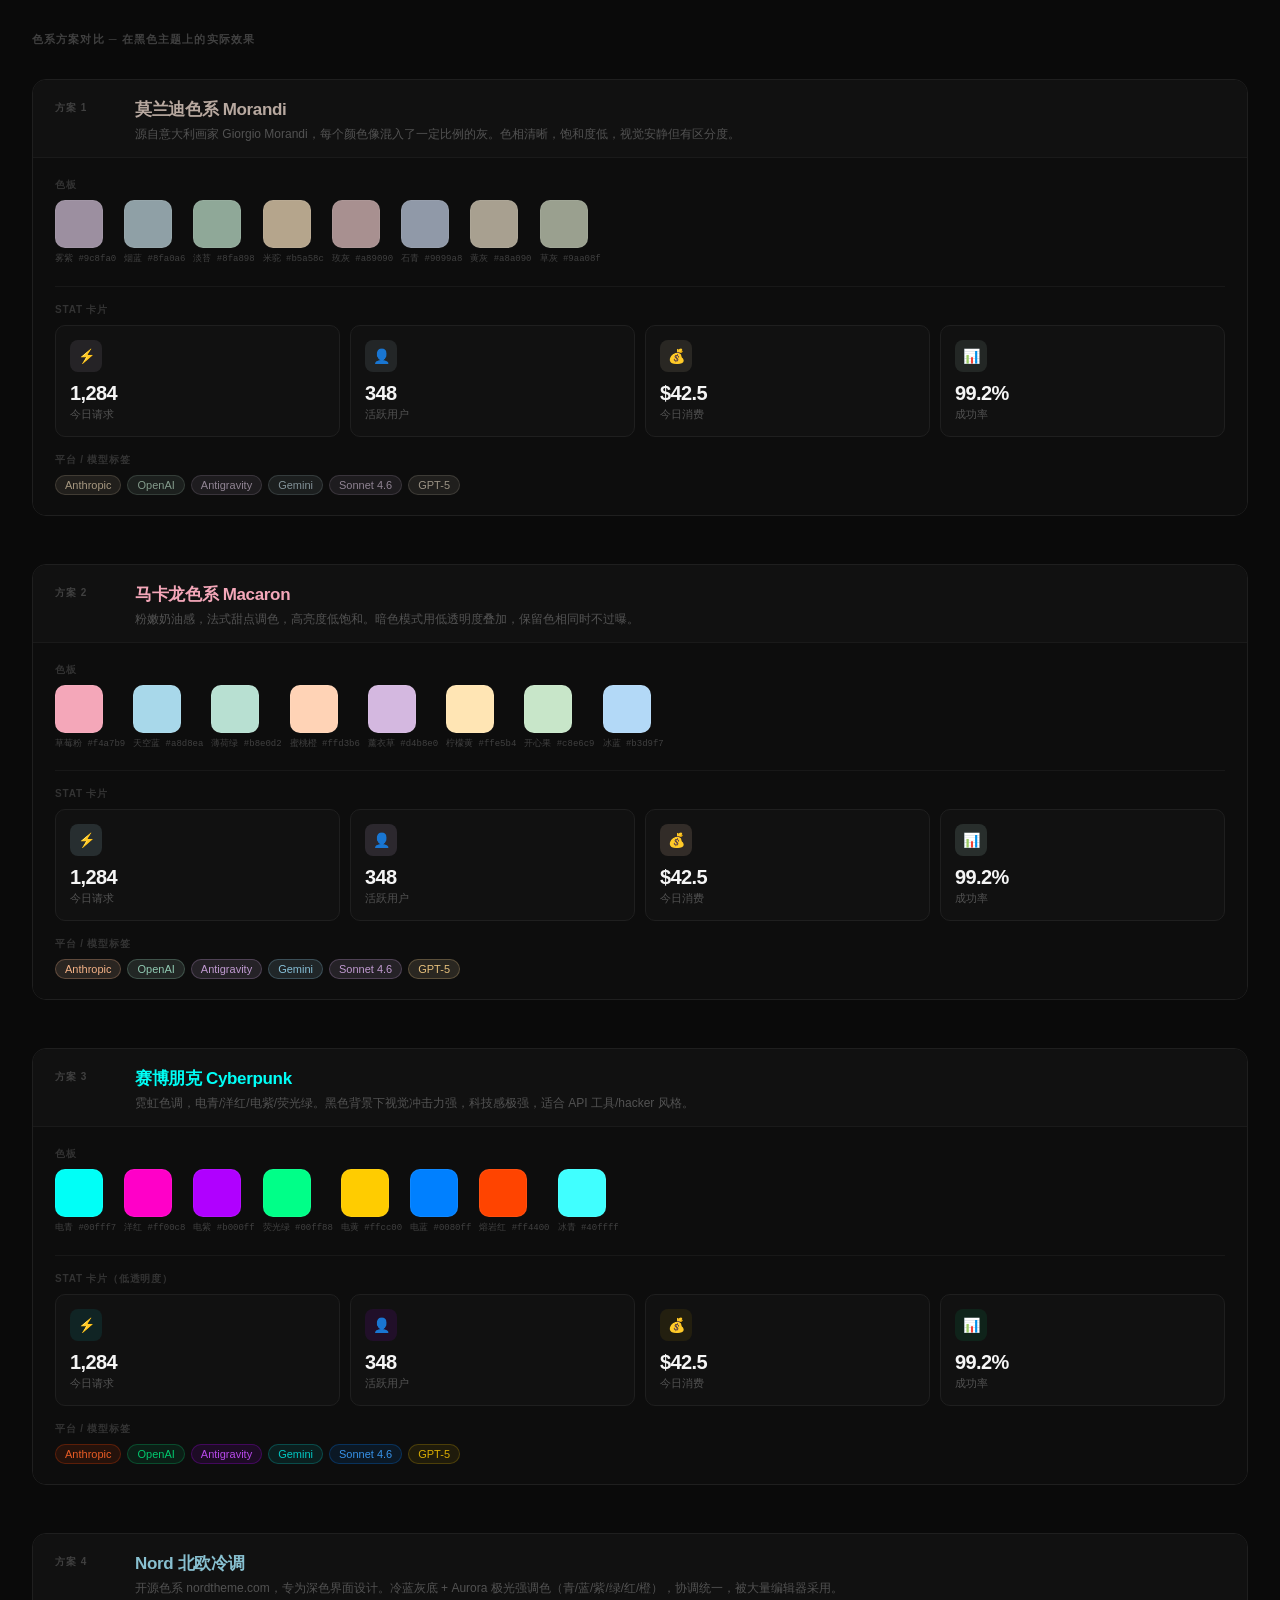
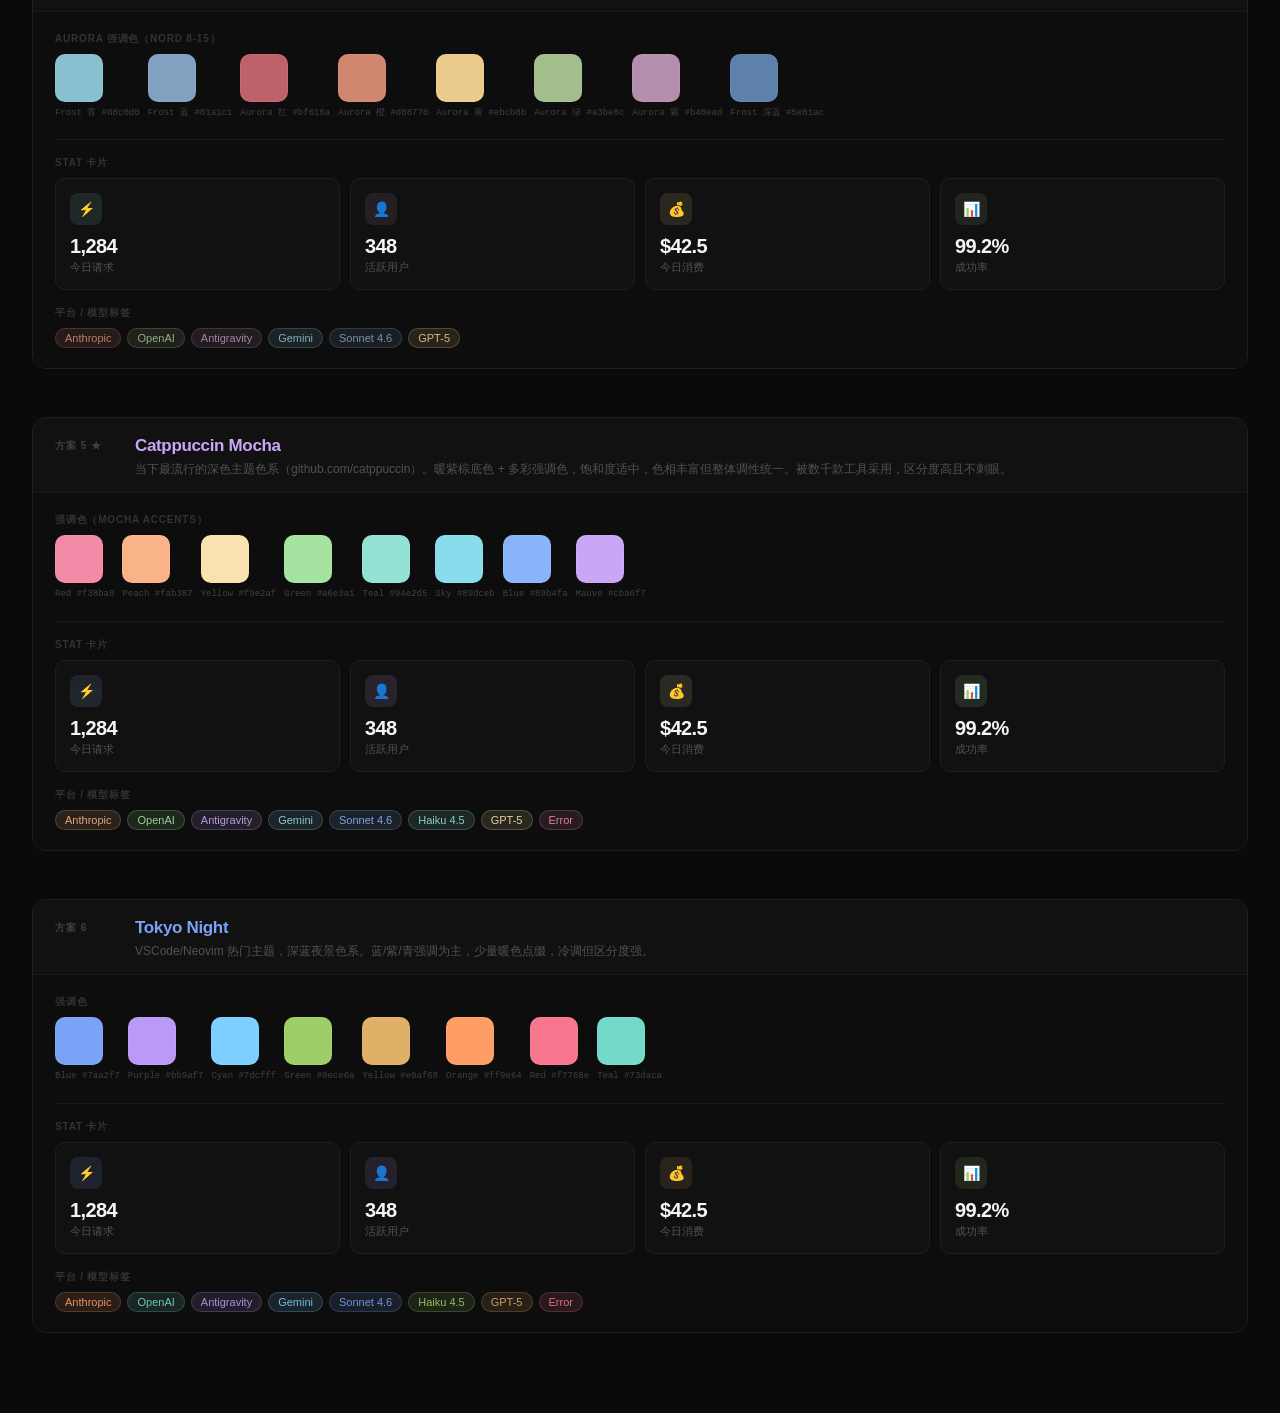
<file: public/color-palettes.html>
<!DOCTYPE html>
<html lang="zh">
<head>
<meta charset="UTF-8">
<meta name="viewport" content="width=device-width, initial-scale=1.0">
<title>色系方案对比</title>
<style>
  * { margin:0; padding:0; box-sizing:border-box; }
  body { background:#0a0a0a; color:#e5e5e5; font-family:-apple-system,BlinkMacSystemFont,'Segoe UI',sans-serif; padding:32px; }
  .page-title { font-size:11px; font-weight:600; color:#404040; letter-spacing:0.1em; text-transform:uppercase; margin-bottom:32px; }
  .scheme { margin-bottom:48px; border:1px solid #1f1f1f; border-radius:14px; overflow:hidden; }
  .scheme-head { padding:18px 22px 14px; background:#111; border-bottom:1px solid #1a1a1a; display:flex; align-items:flex-start; gap:16px; }
  .scheme-num { font-size:10px; font-weight:700; letter-spacing:0.1em; color:#404040; text-transform:uppercase; width:64px; flex-shrink:0; padding-top:3px; }
  .scheme-title { font-size:17px; font-weight:700; letter-spacing:-0.02em; margin-bottom:4px; }
  .scheme-sub { font-size:12px; color:#525252; line-height:1.5; }
  .scheme-body { padding:20px 22px; background:#0d0d0d; }
  .swatches { display:flex; gap:8px; margin-bottom:20px; flex-wrap:wrap; }
  .sw { text-align:center; }
  .sw-box { width:48px; height:48px; border-radius:10px; border:1px solid rgba(255,255,255,0.06); margin-bottom:5px; }
  .sw-name { font-size:9px; color:#404040; font-family:'SF Mono',monospace; line-height:1.4; }
  .cards { display:grid; grid-template-columns:repeat(4,1fr); gap:10px; margin-bottom:16px; }
  .card { background:#111; border:1px solid #1f1f1f; border-radius:10px; padding:14px; }
  .icon { width:32px; height:32px; border-radius:8px; display:flex; align-items:center; justify-content:center; font-size:14px; margin-bottom:10px; }
  .val { font-size:20px; font-weight:700; letter-spacing:-0.03em; color:#f5f5f5; }
  .lbl { font-size:11px; color:#525252; margin-top:2px; }
  .badges { display:flex; gap:6px; flex-wrap:wrap; }
  .badge { padding:3px 9px; border-radius:20px; font-size:11px; font-weight:500; border:1px solid transparent; }
  hr { border:none; border-top:1px solid #181818; margin:4px 0 16px; }
  .row-label { font-size:10px; color:#333; text-transform:uppercase; letter-spacing:0.08em; font-weight:600; margin-bottom:8px; }
</style>
</head>
<body>

<div class="page-title">色系方案对比 ─ 在黑色主题上的实际效果</div>

<!-- 方案 1 莫兰迪 -->
<div class="scheme">
  <div class="scheme-head">
    <div class="scheme-num">方案 1</div>
    <div>
      <div class="scheme-title" style="color:#b8a9a0;">莫兰迪色系 Morandi</div>
      <div class="scheme-sub">源自意大利画家 Giorgio Morandi，每个颜色像混入了一定比例的灰。色相清晰，饱和度低，视觉安静但有区分度。</div>
    </div>
  </div>
  <div class="scheme-body">
    <div class="row-label">色板</div>
    <div class="swatches">
      <div class="sw"><div class="sw-box" style="background:#9c8fa0;"></div><div class="sw-name">雾紫 #9c8fa0</div></div>
      <div class="sw"><div class="sw-box" style="background:#8fa0a6;"></div><div class="sw-name">烟蓝 #8fa0a6</div></div>
      <div class="sw"><div class="sw-box" style="background:#8fa898;"></div><div class="sw-name">淡苔 #8fa898</div></div>
      <div class="sw"><div class="sw-box" style="background:#b5a58c;"></div><div class="sw-name">米驼 #b5a58c</div></div>
      <div class="sw"><div class="sw-box" style="background:#a89090;"></div><div class="sw-name">玫灰 #a89090</div></div>
      <div class="sw"><div class="sw-box" style="background:#9099a8;"></div><div class="sw-name">石青 #9099a8</div></div>
      <div class="sw"><div class="sw-box" style="background:#a8a090;"></div><div class="sw-name">黄灰 #a8a090</div></div>
      <div class="sw"><div class="sw-box" style="background:#9aa08f;"></div><div class="sw-name">草灰 #9aa08f</div></div>
    </div>
    <hr>
    <div class="row-label">Stat 卡片</div>
    <div class="cards">
      <div class="card"><div class="icon" style="background:rgba(156,143,160,0.15);">⚡</div><div class="val">1,284</div><div class="lbl">今日请求</div></div>
      <div class="card"><div class="icon" style="background:rgba(143,160,166,0.15);">👤</div><div class="val">348</div><div class="lbl">活跃用户</div></div>
      <div class="card"><div class="icon" style="background:rgba(181,165,140,0.15);">💰</div><div class="val">$42.5</div><div class="lbl">今日消费</div></div>
      <div class="card"><div class="icon" style="background:rgba(143,168,152,0.15);">📊</div><div class="val">99.2%</div><div class="lbl">成功率</div></div>
    </div>
    <div class="row-label" style="margin-top:14px;">平台 / 模型标签</div>
    <div class="badges">
      <span class="badge" style="background:rgba(181,165,140,0.12);border-color:rgba(181,165,140,0.22);color:rgba(181,165,140,0.9);">Anthropic</span>
      <span class="badge" style="background:rgba(143,168,152,0.12);border-color:rgba(143,168,152,0.22);color:rgba(143,168,152,0.9);">OpenAI</span>
      <span class="badge" style="background:rgba(156,143,160,0.12);border-color:rgba(156,143,160,0.22);color:rgba(156,143,160,0.9);">Antigravity</span>
      <span class="badge" style="background:rgba(143,160,166,0.12);border-color:rgba(143,160,166,0.22);color:rgba(143,160,166,0.9);">Gemini</span>
      <span class="badge" style="background:rgba(156,143,160,0.12);border-color:rgba(156,143,160,0.22);color:rgba(156,143,160,0.9);">Sonnet 4.6</span>
      <span class="badge" style="background:rgba(168,160,144,0.12);border-color:rgba(168,160,144,0.22);color:rgba(168,160,144,0.9);">GPT-5</span>
    </div>
  </div>
</div>

<!-- 方案 2 马卡龙 -->
<div class="scheme">
  <div class="scheme-head">
    <div class="scheme-num">方案 2</div>
    <div>
      <div class="scheme-title" style="color:#f4a7b9;">马卡龙色系 Macaron</div>
      <div class="scheme-sub">粉嫩奶油感，法式甜点调色，高亮度低饱和。暗色模式用低透明度叠加，保留色相同时不过曝。</div>
    </div>
  </div>
  <div class="scheme-body">
    <div class="row-label">色板</div>
    <div class="swatches">
      <div class="sw"><div class="sw-box" style="background:#f4a7b9;"></div><div class="sw-name">草莓粉 #f4a7b9</div></div>
      <div class="sw"><div class="sw-box" style="background:#a8d8ea;"></div><div class="sw-name">天空蓝 #a8d8ea</div></div>
      <div class="sw"><div class="sw-box" style="background:#b8e0d2;"></div><div class="sw-name">薄荷绿 #b8e0d2</div></div>
      <div class="sw"><div class="sw-box" style="background:#ffd3b6;"></div><div class="sw-name">蜜桃橙 #ffd3b6</div></div>
      <div class="sw"><div class="sw-box" style="background:#d4b8e0;"></div><div class="sw-name">薰衣草 #d4b8e0</div></div>
      <div class="sw"><div class="sw-box" style="background:#ffe5b4;"></div><div class="sw-name">柠檬黄 #ffe5b4</div></div>
      <div class="sw"><div class="sw-box" style="background:#c8e6c9;"></div><div class="sw-name">开心果 #c8e6c9</div></div>
      <div class="sw"><div class="sw-box" style="background:#b3d9f7;"></div><div class="sw-name">冰蓝 #b3d9f7</div></div>
    </div>
    <hr>
    <div class="row-label">Stat 卡片</div>
    <div class="cards">
      <div class="card"><div class="icon" style="background:rgba(168,216,234,0.14);">⚡</div><div class="val">1,284</div><div class="lbl">今日请求</div></div>
      <div class="card"><div class="icon" style="background:rgba(212,184,224,0.14);">👤</div><div class="val">348</div><div class="lbl">活跃用户</div></div>
      <div class="card"><div class="icon" style="background:rgba(255,211,182,0.14);">💰</div><div class="val">$42.5</div><div class="lbl">今日消费</div></div>
      <div class="card"><div class="icon" style="background:rgba(184,224,210,0.14);">📊</div><div class="val">99.2%</div><div class="lbl">成功率</div></div>
    </div>
    <div class="row-label" style="margin-top:14px;">平台 / 模型标签</div>
    <div class="badges">
      <span class="badge" style="background:rgba(255,211,182,0.12);border-color:rgba(255,185,140,0.25);color:rgba(255,185,140,0.95);">Anthropic</span>
      <span class="badge" style="background:rgba(184,224,210,0.12);border-color:rgba(150,210,185,0.25);color:rgba(150,210,185,0.95);">OpenAI</span>
      <span class="badge" style="background:rgba(212,184,224,0.12);border-color:rgba(200,160,218,0.25);color:rgba(200,160,218,0.95);">Antigravity</span>
      <span class="badge" style="background:rgba(168,216,234,0.12);border-color:rgba(140,200,225,0.25);color:rgba(140,200,225,0.95);">Gemini</span>
      <span class="badge" style="background:rgba(212,184,224,0.12);border-color:rgba(200,160,218,0.25);color:rgba(200,160,218,0.95);">Sonnet 4.6</span>
      <span class="badge" style="background:rgba(255,229,180,0.12);border-color:rgba(240,200,130,0.25);color:rgba(240,200,130,0.95);">GPT-5</span>
    </div>
  </div>
</div>

<!-- 方案 3 赛博朋克 -->
<div class="scheme">
  <div class="scheme-head">
    <div class="scheme-num">方案 3</div>
    <div>
      <div class="scheme-title" style="color:#00fff7;">赛博朋克 Cyberpunk</div>
      <div class="scheme-sub">霓虹色调，电青/洋红/电紫/荧光绿。黑色背景下视觉冲击力强，科技感极强，适合 API 工具/hacker 风格。</div>
    </div>
  </div>
  <div class="scheme-body">
    <div class="row-label">色板</div>
    <div class="swatches">
      <div class="sw"><div class="sw-box" style="background:#00fff7;"></div><div class="sw-name">电青 #00fff7</div></div>
      <div class="sw"><div class="sw-box" style="background:#ff00c8;"></div><div class="sw-name">洋红 #ff00c8</div></div>
      <div class="sw"><div class="sw-box" style="background:#b000ff;"></div><div class="sw-name">电紫 #b000ff</div></div>
      <div class="sw"><div class="sw-box" style="background:#00ff88;"></div><div class="sw-name">荧光绿 #00ff88</div></div>
      <div class="sw"><div class="sw-box" style="background:#ffcc00;"></div><div class="sw-name">电黄 #ffcc00</div></div>
      <div class="sw"><div class="sw-box" style="background:#0080ff;"></div><div class="sw-name">电蓝 #0080ff</div></div>
      <div class="sw"><div class="sw-box" style="background:#ff4400;"></div><div class="sw-name">熔岩红 #ff4400</div></div>
      <div class="sw"><div class="sw-box" style="background:#40ffff;"></div><div class="sw-name">冰青 #40ffff</div></div>
    </div>
    <hr>
    <div class="row-label">Stat 卡片（低透明度）</div>
    <div class="cards">
      <div class="card"><div class="icon" style="background:rgba(0,255,247,0.08);">⚡</div><div class="val">1,284</div><div class="lbl">今日请求</div></div>
      <div class="card"><div class="icon" style="background:rgba(176,0,255,0.10);">👤</div><div class="val">348</div><div class="lbl">活跃用户</div></div>
      <div class="card"><div class="icon" style="background:rgba(255,204,0,0.08);">💰</div><div class="val">$42.5</div><div class="lbl">今日消费</div></div>
      <div class="card"><div class="icon" style="background:rgba(0,255,136,0.08);">📊</div><div class="val">99.2%</div><div class="lbl">成功率</div></div>
    </div>
    <div class="row-label" style="margin-top:14px;">平台 / 模型标签</div>
    <div class="badges">
      <span class="badge" style="background:rgba(255,68,0,0.10);border-color:rgba(255,68,0,0.25);color:rgba(255,100,40,0.9);">Anthropic</span>
      <span class="badge" style="background:rgba(0,255,136,0.08);border-color:rgba(0,255,136,0.2);color:rgba(0,220,120,0.9);">OpenAI</span>
      <span class="badge" style="background:rgba(176,0,255,0.10);border-color:rgba(176,0,255,0.25);color:rgba(200,80,255,0.9);">Antigravity</span>
      <span class="badge" style="background:rgba(0,255,247,0.08);border-color:rgba(0,255,247,0.2);color:rgba(0,220,215,0.9);">Gemini</span>
      <span class="badge" style="background:rgba(0,128,255,0.10);border-color:rgba(0,128,255,0.25);color:rgba(60,160,255,0.9);">Sonnet 4.6</span>
      <span class="badge" style="background:rgba(255,204,0,0.08);border-color:rgba(255,204,0,0.2);color:rgba(240,190,0,0.9);">GPT-5</span>
    </div>
  </div>
</div>

<!-- 方案 4 Nord -->
<div class="scheme">
  <div class="scheme-head">
    <div class="scheme-num">方案 4</div>
    <div>
      <div class="scheme-title" style="color:#88c0d0;">Nord 北欧冷调</div>
      <div class="scheme-sub">开源色系 nordtheme.com，专为深色界面设计。冷蓝灰底 + Aurora 极光强调色（青/蓝/紫/绿/红/橙），协调统一，被大量编辑器采用。</div>
    </div>
  </div>
  <div class="scheme-body">
    <div class="row-label">Aurora 强调色（Nord 8-15）</div>
    <div class="swatches">
      <div class="sw"><div class="sw-box" style="background:#88c0d0;"></div><div class="sw-name">Frost 青 #88c0d0</div></div>
      <div class="sw"><div class="sw-box" style="background:#81a1c1;"></div><div class="sw-name">Frost 蓝 #81a1c1</div></div>
      <div class="sw"><div class="sw-box" style="background:#bf616a;"></div><div class="sw-name">Aurora 红 #bf616a</div></div>
      <div class="sw"><div class="sw-box" style="background:#d08770;"></div><div class="sw-name">Aurora 橙 #d08770</div></div>
      <div class="sw"><div class="sw-box" style="background:#ebcb8b;"></div><div class="sw-name">Aurora 黄 #ebcb8b</div></div>
      <div class="sw"><div class="sw-box" style="background:#a3be8c;"></div><div class="sw-name">Aurora 绿 #a3be8c</div></div>
      <div class="sw"><div class="sw-box" style="background:#b48ead;"></div><div class="sw-name">Aurora 紫 #b48ead</div></div>
      <div class="sw"><div class="sw-box" style="background:#5e81ac;"></div><div class="sw-name">Frost 深蓝 #5e81ac</div></div>
    </div>
    <hr>
    <div class="row-label">Stat 卡片</div>
    <div class="cards">
      <div class="card"><div class="icon" style="background:rgba(136,192,208,0.12);">⚡</div><div class="val">1,284</div><div class="lbl">今日请求</div></div>
      <div class="card"><div class="icon" style="background:rgba(180,142,173,0.12);">👤</div><div class="val">348</div><div class="lbl">活跃用户</div></div>
      <div class="card"><div class="icon" style="background:rgba(235,203,139,0.12);">💰</div><div class="val">$42.5</div><div class="lbl">今日消费</div></div>
      <div class="card"><div class="icon" style="background:rgba(163,190,140,0.12);">📊</div><div class="val">99.2%</div><div class="lbl">成功率</div></div>
    </div>
    <div class="row-label" style="margin-top:14px;">平台 / 模型标签</div>
    <div class="badges">
      <span class="badge" style="background:rgba(208,135,112,0.12);border-color:rgba(208,135,112,0.22);color:rgba(208,135,112,0.9);">Anthropic</span>
      <span class="badge" style="background:rgba(163,190,140,0.12);border-color:rgba(163,190,140,0.22);color:rgba(163,190,140,0.9);">OpenAI</span>
      <span class="badge" style="background:rgba(180,142,173,0.12);border-color:rgba(180,142,173,0.22);color:rgba(180,142,173,0.9);">Antigravity</span>
      <span class="badge" style="background:rgba(136,192,208,0.12);border-color:rgba(136,192,208,0.22);color:rgba(136,192,208,0.9);">Gemini</span>
      <span class="badge" style="background:rgba(129,161,193,0.12);border-color:rgba(129,161,193,0.22);color:rgba(129,161,193,0.9);">Sonnet 4.6</span>
      <span class="badge" style="background:rgba(235,203,139,0.12);border-color:rgba(235,203,139,0.22);color:rgba(235,203,139,0.9);">GPT-5</span>
    </div>
  </div>
</div>

<!-- 方案 5 Catppuccin Mocha -->
<div class="scheme">
  <div class="scheme-head">
    <div class="scheme-num">方案 5 ★</div>
    <div>
      <div class="scheme-title" style="color:#cba6f7;">Catppuccin Mocha</div>
      <div class="scheme-sub">当下最流行的深色主题色系（github.com/catppuccin）。暖紫棕底色 + 多彩强调色，饱和度适中，色相丰富但整体调性统一。被数千款工具采用，区分度高且不刺眼。</div>
    </div>
  </div>
  <div class="scheme-body">
    <div class="row-label">强调色（Mocha Accents）</div>
    <div class="swatches">
      <div class="sw"><div class="sw-box" style="background:#f38ba8;"></div><div class="sw-name">Red #f38ba8</div></div>
      <div class="sw"><div class="sw-box" style="background:#fab387;"></div><div class="sw-name">Peach #fab387</div></div>
      <div class="sw"><div class="sw-box" style="background:#f9e2af;"></div><div class="sw-name">Yellow #f9e2af</div></div>
      <div class="sw"><div class="sw-box" style="background:#a6e3a1;"></div><div class="sw-name">Green #a6e3a1</div></div>
      <div class="sw"><div class="sw-box" style="background:#94e2d5;"></div><div class="sw-name">Teal #94e2d5</div></div>
      <div class="sw"><div class="sw-box" style="background:#89dceb;"></div><div class="sw-name">Sky #89dceb</div></div>
      <div class="sw"><div class="sw-box" style="background:#89b4fa;"></div><div class="sw-name">Blue #89b4fa</div></div>
      <div class="sw"><div class="sw-box" style="background:#cba6f7;"></div><div class="sw-name">Mauve #cba6f7</div></div>
    </div>
    <hr>
    <div class="row-label">Stat 卡片</div>
    <div class="cards">
      <div class="card"><div class="icon" style="background:rgba(137,180,250,0.12);">⚡</div><div class="val">1,284</div><div class="lbl">今日请求</div></div>
      <div class="card"><div class="icon" style="background:rgba(203,166,247,0.12);">👤</div><div class="val">348</div><div class="lbl">活跃用户</div></div>
      <div class="card"><div class="icon" style="background:rgba(249,226,175,0.12);">💰</div><div class="val">$42.5</div><div class="lbl">今日消费</div></div>
      <div class="card"><div class="icon" style="background:rgba(166,227,161,0.12);">📊</div><div class="val">99.2%</div><div class="lbl">成功率</div></div>
    </div>
    <div class="row-label" style="margin-top:14px;">平台 / 模型标签</div>
    <div class="badges">
      <span class="badge" style="background:rgba(250,179,135,0.12);border-color:rgba(250,179,135,0.22);color:rgba(250,179,135,0.9);">Anthropic</span>
      <span class="badge" style="background:rgba(166,227,161,0.12);border-color:rgba(166,227,161,0.22);color:rgba(166,227,161,0.9);">OpenAI</span>
      <span class="badge" style="background:rgba(203,166,247,0.12);border-color:rgba(203,166,247,0.22);color:rgba(203,166,247,0.9);">Antigravity</span>
      <span class="badge" style="background:rgba(137,220,235,0.12);border-color:rgba(137,220,235,0.22);color:rgba(137,220,235,0.9);">Gemini</span>
      <span class="badge" style="background:rgba(137,180,250,0.12);border-color:rgba(137,180,250,0.22);color:rgba(137,180,250,0.9);">Sonnet 4.6</span>
      <span class="badge" style="background:rgba(148,226,213,0.12);border-color:rgba(148,226,213,0.22);color:rgba(148,226,213,0.9);">Haiku 4.5</span>
      <span class="badge" style="background:rgba(249,226,175,0.12);border-color:rgba(249,226,175,0.22);color:rgba(249,226,175,0.9);">GPT-5</span>
      <span class="badge" style="background:rgba(243,139,168,0.12);border-color:rgba(243,139,168,0.22);color:rgba(243,139,168,0.9);">Error</span>
    </div>
  </div>
</div>

<!-- 方案 6 Tokyo Night -->
<div class="scheme">
  <div class="scheme-head">
    <div class="scheme-num">方案 6</div>
    <div>
      <div class="scheme-title" style="color:#7aa2f7;">Tokyo Night</div>
      <div class="scheme-sub">VSCode/Neovim 热门主题，深蓝夜景色系。蓝/紫/青强调为主，少量暖色点缀，冷调但区分度强。</div>
    </div>
  </div>
  <div class="scheme-body">
    <div class="row-label">强调色</div>
    <div class="swatches">
      <div class="sw"><div class="sw-box" style="background:#7aa2f7;"></div><div class="sw-name">Blue #7aa2f7</div></div>
      <div class="sw"><div class="sw-box" style="background:#bb9af7;"></div><div class="sw-name">Purple #bb9af7</div></div>
      <div class="sw"><div class="sw-box" style="background:#7dcfff;"></div><div class="sw-name">Cyan #7dcfff</div></div>
      <div class="sw"><div class="sw-box" style="background:#9ece6a;"></div><div class="sw-name">Green #9ece6a</div></div>
      <div class="sw"><div class="sw-box" style="background:#e0af68;"></div><div class="sw-name">Yellow #e0af68</div></div>
      <div class="sw"><div class="sw-box" style="background:#ff9e64;"></div><div class="sw-name">Orange #ff9e64</div></div>
      <div class="sw"><div class="sw-box" style="background:#f7768e;"></div><div class="sw-name">Red #f7768e</div></div>
      <div class="sw"><div class="sw-box" style="background:#73daca;"></div><div class="sw-name">Teal #73daca</div></div>
    </div>
    <hr>
    <div class="row-label">Stat 卡片</div>
    <div class="cards">
      <div class="card"><div class="icon" style="background:rgba(122,162,247,0.12);">⚡</div><div class="val">1,284</div><div class="lbl">今日请求</div></div>
      <div class="card"><div class="icon" style="background:rgba(187,154,247,0.12);">👤</div><div class="val">348</div><div class="lbl">活跃用户</div></div>
      <div class="card"><div class="icon" style="background:rgba(224,175,104,0.12);">💰</div><div class="val">$42.5</div><div class="lbl">今日消费</div></div>
      <div class="card"><div class="icon" style="background:rgba(158,206,106,0.12);">📊</div><div class="val">99.2%</div><div class="lbl">成功率</div></div>
    </div>
    <div class="row-label" style="margin-top:14px;">平台 / 模型标签</div>
    <div class="badges">
      <span class="badge" style="background:rgba(255,158,100,0.12);border-color:rgba(255,158,100,0.22);color:rgba(255,158,100,0.9);">Anthropic</span>
      <span class="badge" style="background:rgba(115,218,202,0.12);border-color:rgba(115,218,202,0.22);color:rgba(115,218,202,0.9);">OpenAI</span>
      <span class="badge" style="background:rgba(187,154,247,0.12);border-color:rgba(187,154,247,0.22);color:rgba(187,154,247,0.9);">Antigravity</span>
      <span class="badge" style="background:rgba(125,207,255,0.12);border-color:rgba(125,207,255,0.22);color:rgba(125,207,255,0.9);">Gemini</span>
      <span class="badge" style="background:rgba(122,162,247,0.12);border-color:rgba(122,162,247,0.22);color:rgba(122,162,247,0.9);">Sonnet 4.6</span>
      <span class="badge" style="background:rgba(158,206,106,0.12);border-color:rgba(158,206,106,0.22);color:rgba(158,206,106,0.9);">Haiku 4.5</span>
      <span class="badge" style="background:rgba(224,175,104,0.12);border-color:rgba(224,175,104,0.22);color:rgba(224,175,104,0.9);">GPT-5</span>
      <span class="badge" style="background:rgba(247,118,142,0.12);border-color:rgba(247,118,142,0.22);color:rgba(247,118,142,0.9);">Error</span>
    </div>
  </div>
</div>

</body>
</html>
</file>
